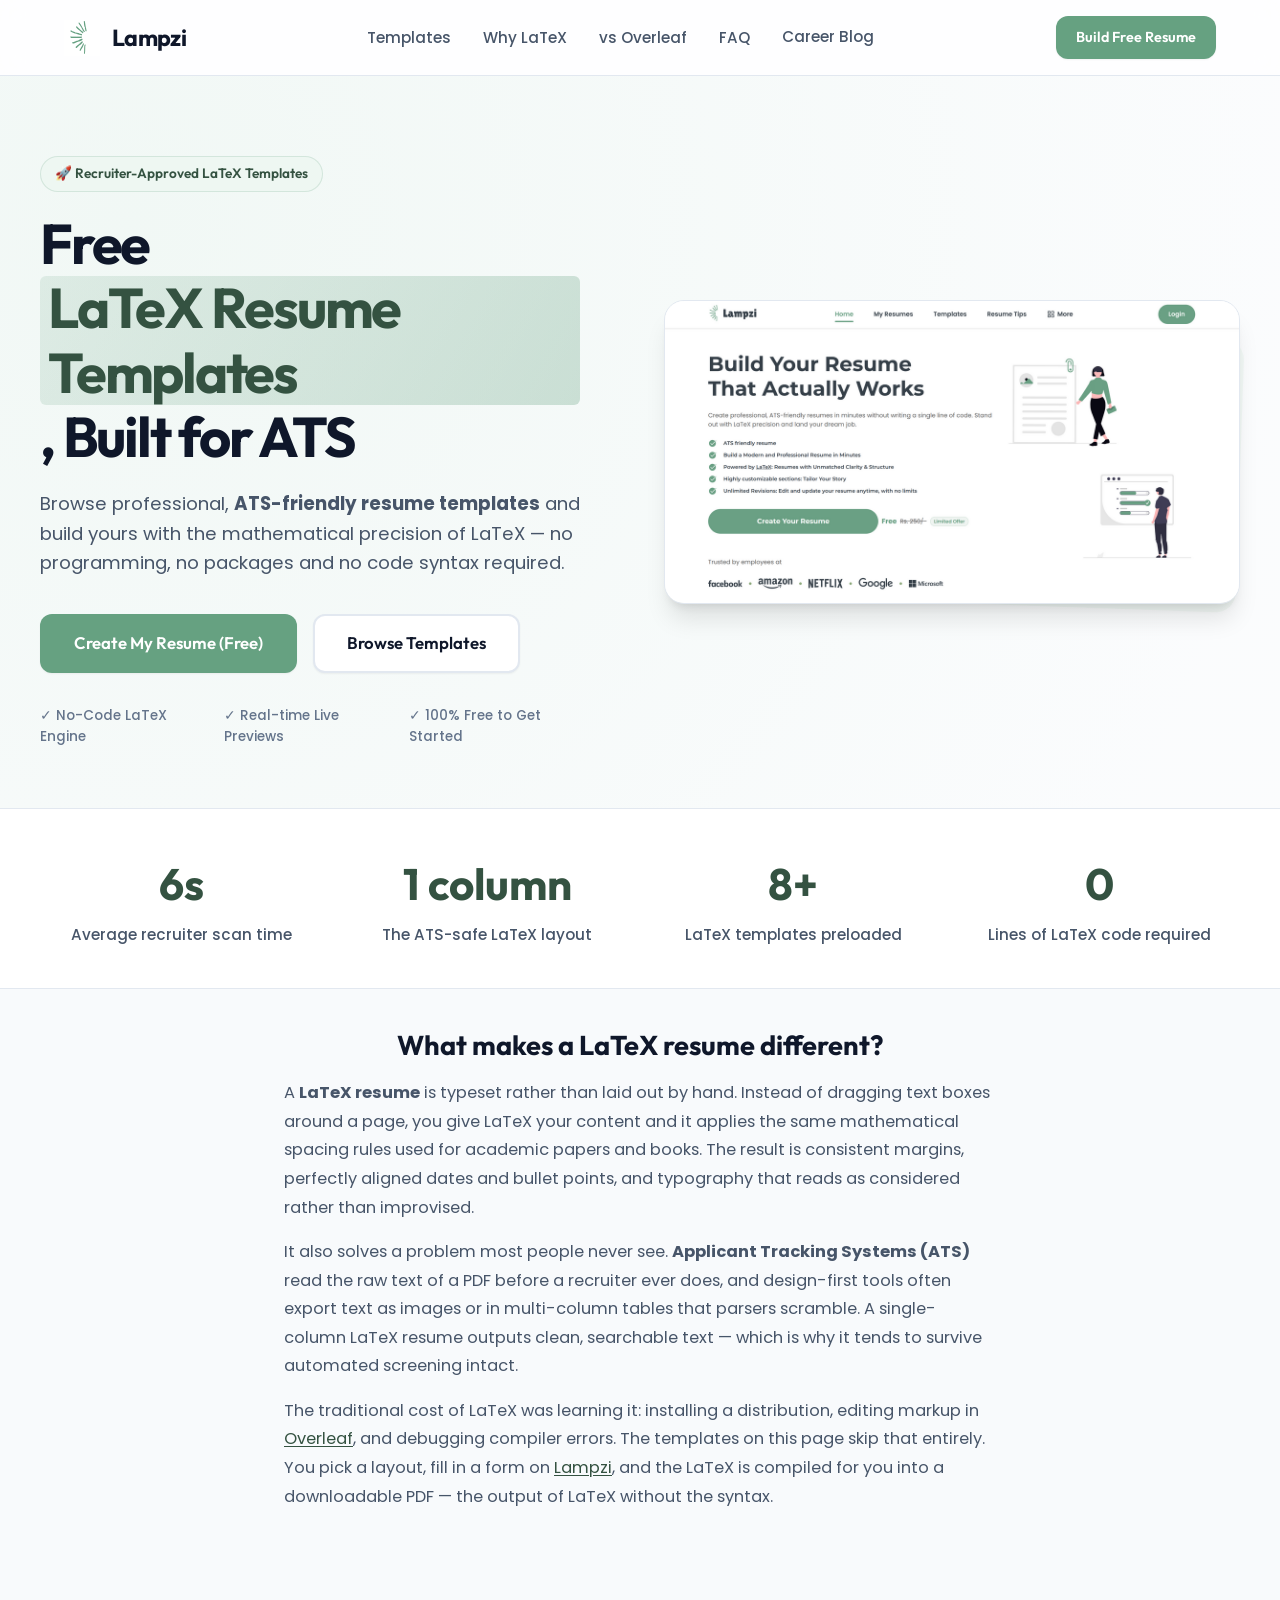
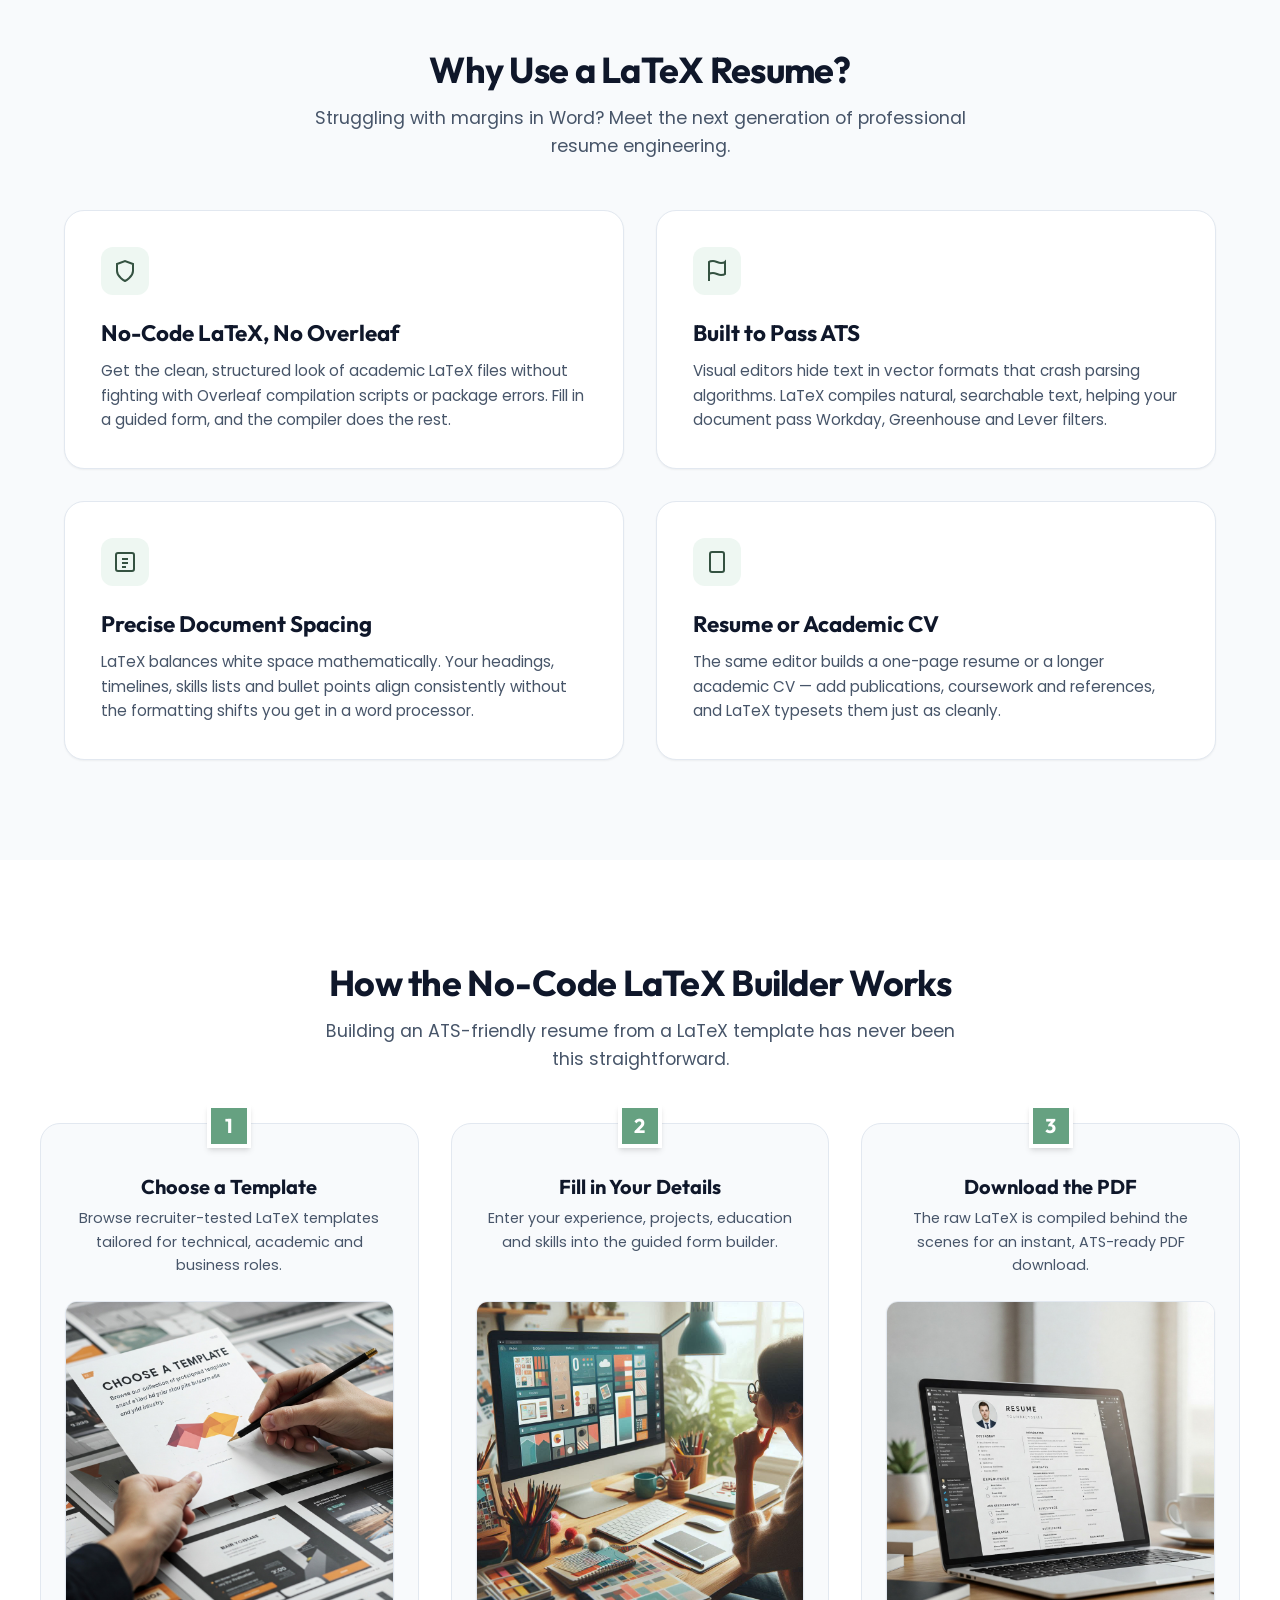
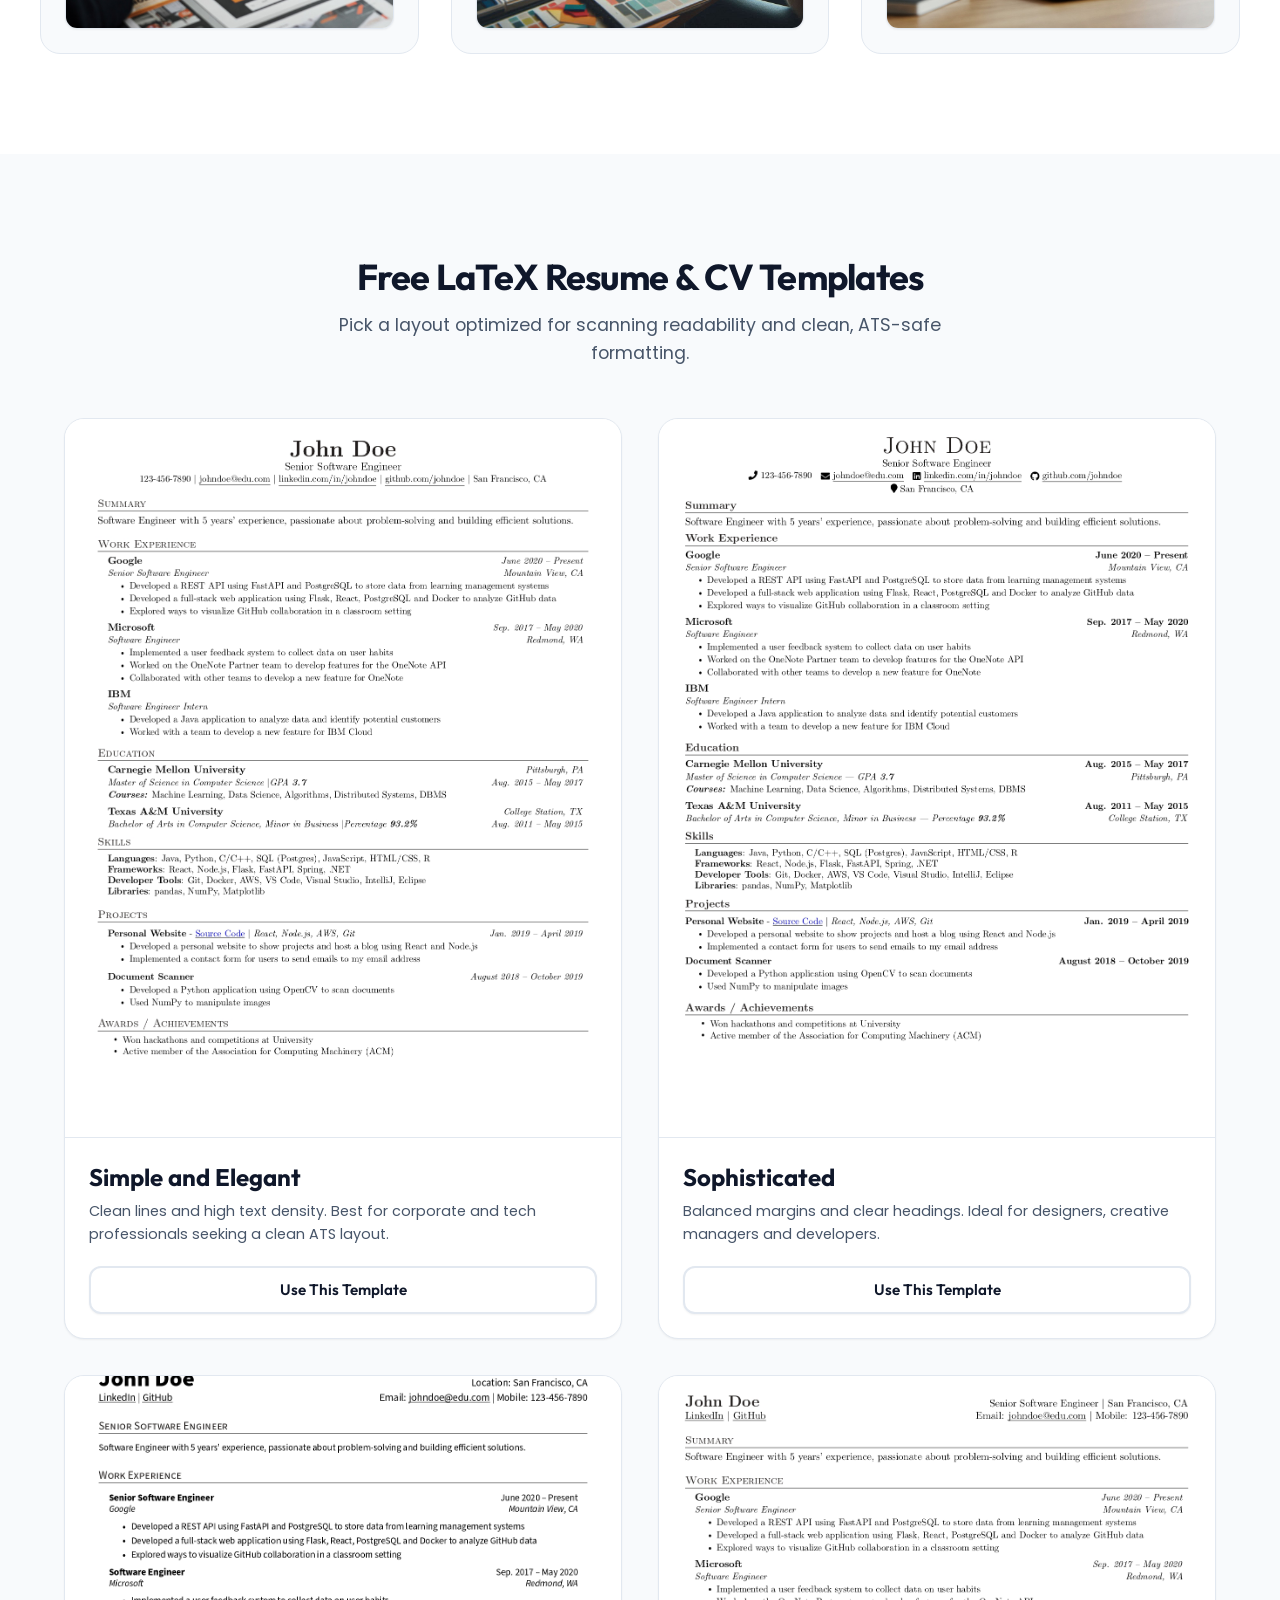
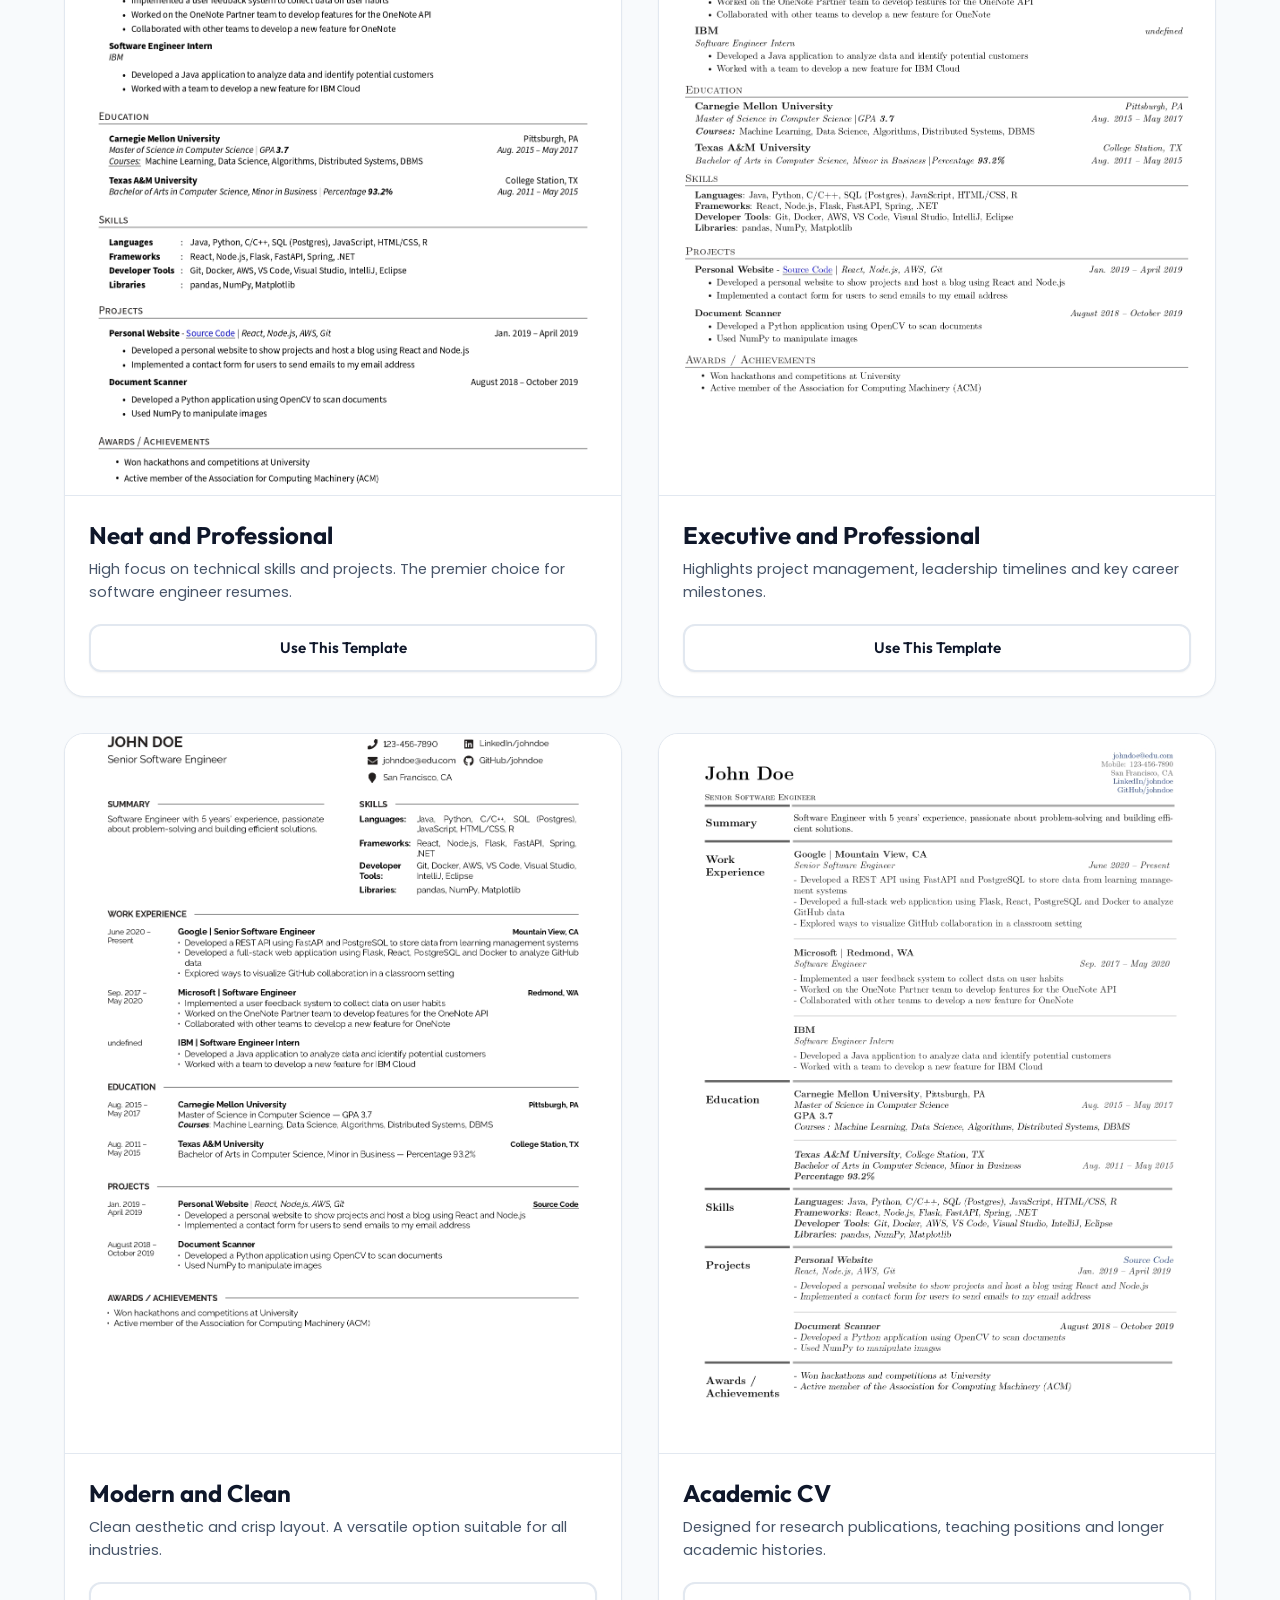
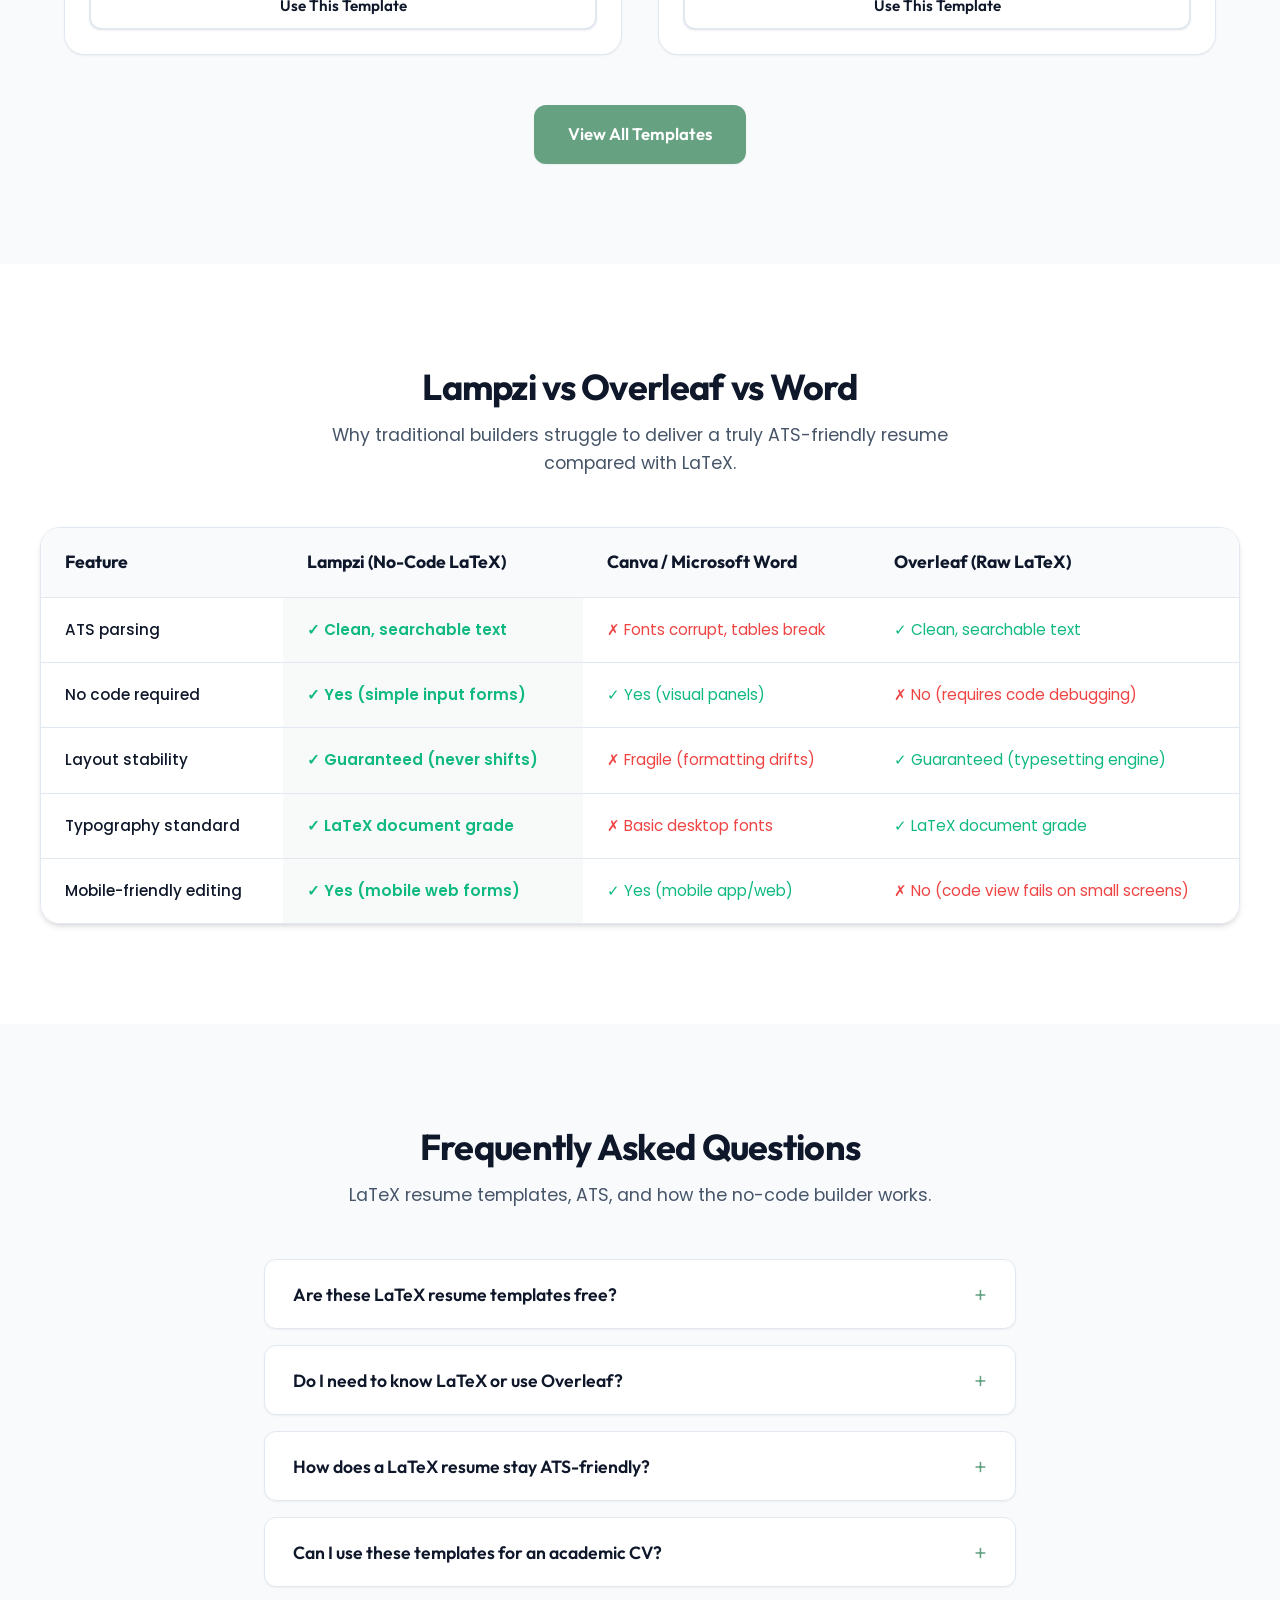
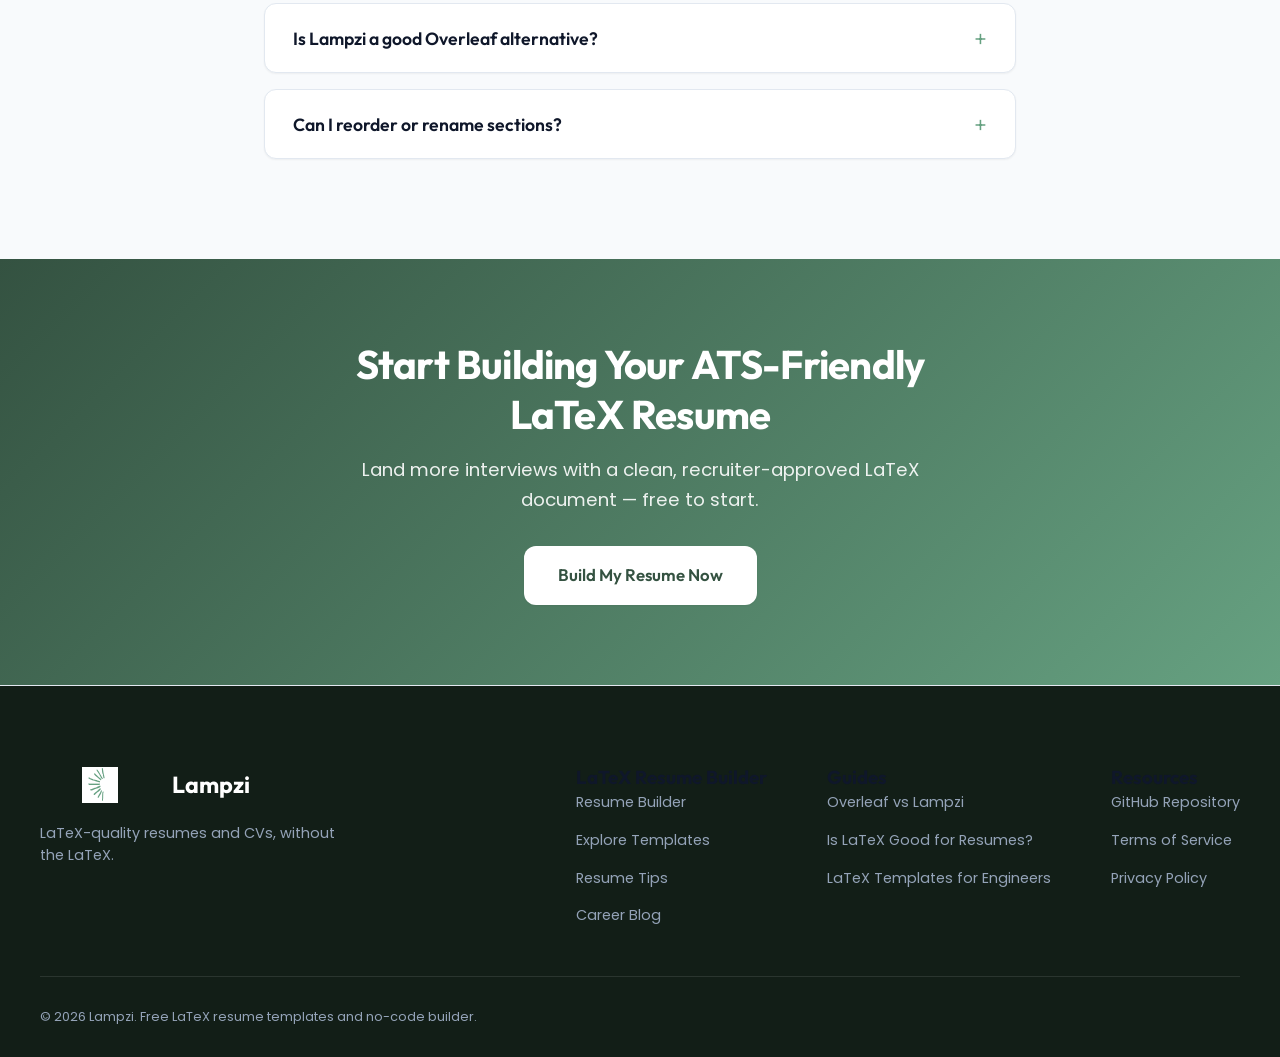
<file: index.html>
<!DOCTYPE html>
<html lang="en">
<head>
  <meta charset="UTF-8">
  <meta name="viewport" content="width=device-width, initial-scale=1.0">

  <!-- Primary SEO. Deliberately positioned on TEMPLATES + Overleaf-alternative
       intent rather than "latex resume builder" head-on — that term is owned by
       lampzi.com, and two of our own properties competing for it would split the
       signal. This page targets the template and comparison queries the main
       site does not, and links back to it. -->
  <title>Free LaTeX Resume Templates &amp; No-Code Builder — ATS-Friendly | Lampzi</title>
  <meta name="description" content="Browse free, ATS-friendly LaTeX resume templates and build one with a no-code editor. A simple Overleaf alternative — pick a layout, fill a form, download a PDF.">
  <meta name="keywords" content="latex resume templates, free latex resume templates, latex cv template, overleaf alternative, no code latex resume builder, ats friendly resume, software engineer resume template, academic cv template">
  <meta name="author" content="Lampzi">
  <meta name="robots" content="index, follow, max-image-preview:large">
  <meta name="theme-color" content="#66a181">
  <link rel="canonical" href="https://lampzi.github.io/latex-resume-builder/">

  <!-- Open Graph — absolute image URL (relative URLs do not unfurl) -->
  <meta property="og:type" content="website">
  <meta property="og:site_name" content="Lampzi">
  <meta property="og:url" content="https://lampzi.github.io/latex-resume-builder/">
  <meta property="og:title" content="Free LaTeX Resume Templates &amp; No-Code Builder — ATS-Friendly | Lampzi">
  <meta property="og:description" content="Browse free, ATS-friendly LaTeX resume templates and build one with a no-code editor. A simple Overleaf alternative — pick a layout, fill a form, download a PDF.">
  <meta property="og:image" content="https://lampzi.github.io/latex-resume-builder/assets/home-screenshot.png">
  <meta property="og:image:width" content="1200">
  <meta property="og:image:height" content="630">
  <meta property="og:image:alt" content="Lampzi no-code LaTeX resume builder interface">

  <!-- Twitter — correct attribute is name=, not property= -->
  <meta name="twitter:card" content="summary_large_image">
  <meta name="twitter:site" content="@lampzihq">
  <meta name="twitter:title" content="Free LaTeX Resume Templates &amp; No-Code Builder — ATS-Friendly | Lampzi">
  <meta name="twitter:description" content="Browse free, ATS-friendly LaTeX resume templates and build one with a no-code editor. A simple Overleaf alternative.">
  <meta name="twitter:image" content="https://lampzi.github.io/latex-resume-builder/assets/home-screenshot.png">
  <meta name="twitter:image:alt" content="Lampzi no-code LaTeX resume builder interface">

  <!-- Favicon -->
  <link rel="icon" type="image/svg+xml" href="assets/favicon.svg">
  <link rel="alternate icon" type="image/png" href="assets/logo-48.png">
  <link rel="apple-touch-icon" href="assets/logo-192.png">

  <!-- Google Fonts -->
  <link rel="preconnect" href="https://fonts.googleapis.com">
  <link rel="preconnect" href="https://fonts.gstatic.com" crossorigin>
  <link href="https://fonts.googleapis.com/css2?family=Outfit:wght@300;400;500;600;700&family=Poppins:wght@300;400;500;600;700&display=swap" rel="stylesheet">

  <link rel="stylesheet" href="style.css">

  <!-- Structured data: Organization -->
  <script type="application/ld+json">
  {
    "@context": "https://schema.org",
    "@type": "Organization",
    "name": "Lampzi",
    "url": "https://lampzi.com",
    "logo": "https://lampzi.com/assets/logo.png",
    "sameAs": [
      "https://x.com/lampzihq",
      "https://www.linkedin.com/company/lampzi",
      "https://www.instagram.com/lampzi",
      "https://www.youtube.com/@LampziHQ",
      "https://github.com/lampzi/latex-resume-builder"
    ]
  }
  </script>

  <!-- Structured data: WebSite -->
  <script type="application/ld+json">
  {
    "@context": "https://schema.org",
    "@type": "WebSite",
    "name": "Lampzi LaTeX Resume Templates",
    "url": "https://lampzi.github.io/latex-resume-builder/",
    "publisher": { "@type": "Organization", "name": "Lampzi", "url": "https://lampzi.com" }
  }
  </script>

  <!-- Structured data: SoftwareApplication (no fabricated rating) -->
  <script type="application/ld+json">
  {
    "@context": "https://schema.org",
    "@type": "SoftwareApplication",
    "name": "Lampzi LaTeX Resume Builder",
    "operatingSystem": "Web",
    "applicationCategory": "BusinessApplication",
    "url": "https://lampzi.com",
    "offers": { "@type": "Offer", "price": "0", "priceCurrency": "USD" },
    "description": "An online no-code LaTeX resume builder that generates recruiter-ready, ATS-friendly resumes and CVs from form inputs without requiring any LaTeX knowledge.",
    "featureList": [
      "No-code LaTeX resume and CV generation",
      "ATS-friendly PDF output",
      "Multiple professional LaTeX templates",
      "Academic CV sections (publications, coursework, references)",
      "Resume import and parsing"
    ],
    "publisher": { "@type": "Organization", "name": "Lampzi", "url": "https://lampzi.com" }
  }
  </script>

  <!-- Structured data: BreadcrumbList -->
  <script type="application/ld+json">
  {
    "@context": "https://schema.org",
    "@type": "BreadcrumbList",
    "itemListElement": [
      { "@type": "ListItem", "position": 1, "name": "Lampzi", "item": "https://lampzi.com" },
      { "@type": "ListItem", "position": 2, "name": "LaTeX Resume Templates", "item": "https://lampzi.github.io/latex-resume-builder/" }
    ]
  }
  </script>

  <!-- Structured data: FAQPage (mirrors the visible FAQ below) -->
  <script type="application/ld+json">
  {
    "@context": "https://schema.org",
    "@type": "FAQPage",
    "mainEntity": [
      {
        "@type": "Question",
        "name": "Are these LaTeX resume templates free?",
        "acceptedAnswer": { "@type": "Answer", "text": "Yes. You can browse every LaTeX resume template here for free and start building with the no-code editor at no cost. Fill in a form, pick a layout, and download a professional PDF." }
      },
      {
        "@type": "Question",
        "name": "Do I need to know LaTeX or use Overleaf to use these templates?",
        "acceptedAnswer": { "@type": "Answer", "text": "No. Unlike Overleaf, where you edit raw LaTeX and debug compiler errors, Lampzi hosts the compiler for you. There is nothing to install, no packages to import and no code to write — you fill out a guided form and the LaTeX PDF is generated instantly." }
      },
      {
        "@type": "Question",
        "name": "How does a LaTeX resume guarantee an ATS-friendly result?",
        "acceptedAnswer": { "@type": "Answer", "text": "Applicant Tracking Systems parse plain, searchable text. Graphic tools such as Canva export text as vector shapes that parsers read as images, causing rejections. LaTeX compiles genuine text structures, so single-column LaTeX resumes parse cleanly in systems like Workday, Greenhouse and Lever." }
      },
      {
        "@type": "Question",
        "name": "Can I use these templates for an academic CV?",
        "acceptedAnswer": { "@type": "Answer", "text": "Yes. The Academic template is built for longer CVs, with sections for publications, coursework, references and teaching history. A CV and a resume use the same editor — the CV simply adds more sections." }
      },
      {
        "@type": "Question",
        "name": "Is Lampzi a good Overleaf alternative?",
        "acceptedAnswer": { "@type": "Answer", "text": "For people who want LaTeX-quality output without writing LaTeX, yes. Overleaf is a full LaTeX editor and remains the better choice if you want total manual control. Lampzi is the better choice if you want a finished, ATS-friendly resume in minutes from a form." }
      },
      {
        "@type": "Question",
        "name": "Can I reorder or rename sections?",
        "acceptedAnswer": { "@type": "Answer", "text": "Yes. Sections can be reordered, renamed or hidden with a drag-and-drop panel, so you can put projects, skills or experience first and the layout adjusts automatically." }
      }
    ]
  }
  </script>
</head>
<body>

  <!-- Navigation Bar -->
  <header class="navbar">
    <div class="navbar-container">
      <a href="https://lampzi.com" class="nav-logo-link">
        <img src="assets/logo.svg" alt="Lampzi Logo" class="nav-logo" width="130" height="34">
        <span class="nav-brand">Lampzi</span>
      </a>
      <button class="menu-toggle" aria-label="Toggle Navigation Menu" aria-controls="nav-menu" id="menu-btn">
        <svg xmlns="http://www.w3.org/2000/svg" width="24" height="24" fill="none" stroke="currentColor" stroke-width="2" stroke-linecap="round" stroke-linejoin="round" class="menu-icon" aria-hidden="true"><line x1="4" x2="20" y1="12" y2="12"></line><line x1="4" x2="20" y1="6" y2="6"></line><line x1="4" x2="20" y1="18" y2="18"></line></svg>
      </button>
      <nav class="nav-menu" id="nav-menu" aria-label="Primary">
        <ul>
          <li><a href="#templates">Templates</a></li>
          <li><a href="#features">Why LaTeX</a></li>
          <li><a href="#comparison">vs Overleaf</a></li>
          <li><a href="#faq">FAQ</a></li>
          <li><a href="https://lampzi.com/blogs" class="external-link" rel="noopener">Career Blog</a></li>
        </ul>
      </nav>
      <div class="nav-actions">
        <a href="https://lampzi.com/" class="btn btn-primary nav-cta" id="nav-cta-btn" rel="noopener">Build Free Resume</a>
      </div>
    </div>
  </header>

  <main>
    <!-- Hero Section -->
    <section class="hero">
      <div class="hero-container">
        <div class="hero-content">
          <div class="badge">🚀 Recruiter-Approved LaTeX Templates</div>
          <h1 class="hero-title">Free <span class="highlight">LaTeX Resume Templates</span>, Built for ATS</h1>
          <p class="hero-subtitle">
            Browse professional, <strong>ATS-friendly resume templates</strong> and build yours with the mathematical precision of LaTeX — no programming, no packages and no code syntax required.
          </p>
          <div class="hero-actions">
            <a href="https://lampzi.com/" class="btn btn-primary btn-large" rel="noopener">Create My Resume (Free)</a>
            <a href="#templates" class="btn btn-secondary btn-large">Browse Templates</a>
          </div>
          <div class="hero-features-list">
            <span class="hero-feat-item">✓ No-Code LaTeX Engine</span>
            <span class="hero-feat-item">✓ Real-time Live Previews</span>
            <span class="hero-feat-item">✓ 100% Free to Get Started</span>
          </div>
        </div>
        <div class="hero-image-wrapper">
          <div class="image-frame-bg"></div>
          <img src="assets/home-screenshot.png" alt="No-code LaTeX resume builder dashboard interface" class="hero-preview-img" fetchpriority="high" width="1200" height="750">
        </div>
      </div>
    </section>

    <!-- Metrics Bar Section -->
    <section class="metrics-bar">
      <div class="metrics-container">
        <div class="metric-card">
          <p class="metric-val">6s</p>
          <p class="metric-lbl">Average recruiter scan time</p>
        </div>
        <div class="metric-card">
          <p class="metric-val">1&nbsp;column</p>
          <p class="metric-lbl">The ATS-safe LaTeX layout</p>
        </div>
        <div class="metric-card">
          <p class="metric-val">8+</p>
          <p class="metric-lbl">LaTeX templates preloaded</p>
        </div>
        <div class="metric-card">
          <p class="metric-val">0</p>
          <p class="metric-lbl">Lines of LaTeX code required</p>
        </div>
      </div>
    </section>

    <!-- Intro / guide prose — makes this a genuine resource rather than a thin
         landing page, and targets informational "why LaTeX / is LaTeX ATS" intent. -->
    <section class="intro-prose">
      <div class="intro-prose-inner">
        <h2>What makes a LaTeX resume different?</h2>
        <p>
          A <strong>LaTeX resume</strong> is typeset rather than laid out by hand. Instead of dragging text boxes around a page, you give LaTeX your content and it applies the same mathematical spacing rules used for academic papers and books. The result is consistent margins, perfectly aligned dates and bullet points, and typography that reads as considered rather than improvised.
        </p>
        <p>
          It also solves a problem most people never see. <strong>Applicant Tracking Systems (ATS)</strong> read the raw text of a PDF before a recruiter ever does, and design-first tools often export text as images or in multi-column tables that parsers scramble. A single-column LaTeX resume outputs clean, searchable text — which is why it tends to survive automated screening intact.
        </p>
        <p>
          The traditional cost of LaTeX was learning it: installing a distribution, editing markup in <a href="https://lampzi.com/blogs/overleaf-vs-lampzi" rel="noopener">Overleaf</a>, and debugging compiler errors. The templates on this page skip that entirely. You pick a layout, fill in a form on <a href="https://lampzi.com/" rel="noopener">Lampzi</a>, and the LaTeX is compiled for you into a downloadable PDF — the output of LaTeX without the syntax.
        </p>
      </div>
    </section>

    <!-- Key Features Section -->
    <section id="features" class="features-section">
      <div class="section-header">
        <h2 class="section-title">Why Use a LaTeX Resume?</h2>
        <p class="section-subtitle">Struggling with margins in Word? Meet the next generation of professional resume engineering.</p>
      </div>
      <div class="features-grid">
        <div class="feature-card">
          <div class="feat-icon-box">
            <svg xmlns="http://www.w3.org/2000/svg" width="24" height="24" fill="none" stroke="currentColor" stroke-width="2" class="feat-icon" aria-hidden="true"><path d="M12 22s8-4 8-10V5l-8-3-8 3v7c0 6 8 10 8 10z"/></svg>
          </div>
          <h3 class="feature-card-title">No-Code LaTeX, No Overleaf</h3>
          <p class="feature-card-text">
            Get the clean, structured look of academic LaTeX files without fighting with Overleaf compilation scripts or package errors. Fill in a guided form, and the compiler does the rest.
          </p>
        </div>
        <div class="feature-card">
          <div class="feat-icon-box">
            <svg xmlns="http://www.w3.org/2000/svg" width="24" height="24" fill="none" stroke="currentColor" stroke-width="2" class="feat-icon" aria-hidden="true"><path d="M4 15s1-1 4-1 5 2 8 2 4-1 4-1V3s-1 1-4 1-5-2-8-2-4 1-4 1z"/><line x1="4" x2="4" y1="22" y2="15"/></svg>
          </div>
          <h3 class="feature-card-title">Built to Pass ATS</h3>
          <p class="feature-card-text">
            Visual editors hide text in vector formats that crash parsing algorithms. LaTeX compiles natural, searchable text, helping your document pass Workday, Greenhouse and Lever filters.
          </p>
        </div>
        <div class="feature-card">
          <div class="feat-icon-box">
            <svg xmlns="http://www.w3.org/2000/svg" width="24" height="24" fill="none" stroke="currentColor" stroke-width="2" class="feat-icon" aria-hidden="true"><rect width="18" height="18" x="3" y="3" rx="2" ry="2"/><line x1="9" x2="15" y1="9" y2="9"/><line x1="9" x2="15" y1="13" y2="13"/><line x1="9" x2="13" y1="17" y2="17"/></svg>
          </div>
          <h3 class="feature-card-title">Precise Document Spacing</h3>
          <p class="feature-card-text">
            LaTeX balances white space mathematically. Your headings, timelines, skills lists and bullet points align consistently without the formatting shifts you get in a word processor.
          </p>
        </div>
        <div class="feature-card">
          <div class="feat-icon-box">
            <svg xmlns="http://www.w3.org/2000/svg" width="24" height="24" fill="none" stroke="currentColor" stroke-width="2" class="feat-icon" aria-hidden="true"><rect width="14" height="20" x="5" y="2" rx="2" ry="2"/><line x1="12" x2="12.01" y1="18" y2="18"/></svg>
          </div>
          <h3 class="feature-card-title">Resume or Academic CV</h3>
          <p class="feature-card-text">
            The same editor builds a one-page resume or a longer academic CV — add publications, coursework and references, and LaTeX typesets them just as cleanly.
          </p>
        </div>
      </div>
    </section>

    <!-- Visual How It Works -->
    <section class="how-it-works">
      <div class="how-container">
        <div class="section-header">
          <h2 class="section-title">How the No-Code LaTeX Builder Works</h2>
          <p class="section-subtitle">Building an ATS-friendly resume from a LaTeX template has never been this straightforward.</p>
        </div>
        <div class="steps-flow">
          <div class="step-card">
            <div class="step-num">1</div>
            <h3 class="step-title">Choose a Template</h3>
            <p class="step-desc">Browse recruiter-tested LaTeX templates tailored for technical, academic and business roles.</p>
            <div class="step-img-box">
              <img src="assets/images/ChooseTemplate.jpg" alt="Browsing ATS-friendly LaTeX resume templates" class="step-img" loading="lazy" decoding="async">
            </div>
          </div>
          <div class="step-card">
            <div class="step-num">2</div>
            <h3 class="step-title">Fill in Your Details</h3>
            <p class="step-desc">Enter your experience, projects, education and skills into the guided form builder.</p>
            <div class="step-img-box">
              <img src="assets/images/AddContent.png" alt="Entering details into the LaTeX resume builder form" class="step-img" loading="lazy" decoding="async">
            </div>
          </div>
          <div class="step-card">
            <div class="step-num">3</div>
            <h3 class="step-title">Download the PDF</h3>
            <p class="step-desc">The raw LaTeX is compiled behind the scenes for an instant, ATS-ready PDF download.</p>
            <div class="step-img-box">
              <img src="assets/images/ResumeGenerated.jpg" alt="Generated LaTeX PDF resume preview" class="step-img" loading="lazy" decoding="async">
            </div>
          </div>
        </div>
      </div>
    </section>

    <!-- Templates Showcase Section -->
    <section id="templates" class="templates-section">
      <div class="section-header">
        <h2 class="section-title">Free LaTeX Resume &amp; CV Templates</h2>
        <p class="section-subtitle">Pick a layout optimized for scanning readability and clean, ATS-safe formatting.</p>
      </div>

      <div class="gallery-container">
        <div class="templates-grid">
          <div class="template-item-card">
            <div class="template-img-container">
              <img src="assets/templatesimages/Black_template1.jpg" alt="Simple and Elegant LaTeX resume template" class="template-img" loading="lazy" decoding="async">
            </div>
            <div class="template-meta">
              <h3 class="template-name">Simple and Elegant</h3>
              <p class="template-desc">Clean lines and high text density. Best for corporate and tech professionals seeking a clean ATS layout.</p>
              <a href="https://lampzi.com/" class="btn btn-secondary btn-full" rel="noopener">Use This Template</a>
            </div>
          </div>

          <div class="template-item-card">
            <div class="template-img-container">
              <img src="assets/templatesimages/Black_template2.jpg" alt="Sophisticated LaTeX resume template for creative roles" class="template-img" loading="lazy" decoding="async">
            </div>
            <div class="template-meta">
              <h3 class="template-name">Sophisticated</h3>
              <p class="template-desc">Balanced margins and clear headings. Ideal for designers, creative managers and developers.</p>
              <a href="https://lampzi.com/" class="btn btn-secondary btn-full" rel="noopener">Use This Template</a>
            </div>
          </div>

          <div class="template-item-card">
            <div class="template-img-container">
              <img src="assets/templatesimages/Black_template3.jpg" alt="Neat and Professional LaTeX software engineer resume template" class="template-img" loading="lazy" decoding="async">
            </div>
            <div class="template-meta">
              <h3 class="template-name">Neat and Professional</h3>
              <p class="template-desc">High focus on technical skills and projects. The premier choice for software engineer resumes.</p>
              <a href="https://lampzi.com/" class="btn btn-secondary btn-full" rel="noopener">Use This Template</a>
            </div>
          </div>

          <div class="template-item-card">
            <div class="template-img-container">
              <img src="assets/templatesimages/Black_template4.jpg" alt="Executive and Professional LaTeX resume template" class="template-img" loading="lazy" decoding="async">
            </div>
            <div class="template-meta">
              <h3 class="template-name">Executive and Professional</h3>
              <p class="template-desc">Highlights project management, leadership timelines and key career milestones.</p>
              <a href="https://lampzi.com/" class="btn btn-secondary btn-full" rel="noopener">Use This Template</a>
            </div>
          </div>

          <div class="template-item-card">
            <div class="template-img-container">
              <img src="assets/templatesimages/Black_template5.jpg" alt="Modern and Clean general-purpose LaTeX resume template" class="template-img" loading="lazy" decoding="async">
            </div>
            <div class="template-meta">
              <h3 class="template-name">Modern and Clean</h3>
              <p class="template-desc">Clean aesthetic and crisp layout. A versatile option suitable for all industries.</p>
              <a href="https://lampzi.com/" class="btn btn-secondary btn-full" rel="noopener">Use This Template</a>
            </div>
          </div>

          <div class="template-item-card">
            <div class="template-img-container">
              <img src="assets/templatesimages/Black_template6.jpg" alt="Academic LaTeX CV template with publications section" class="template-img" loading="lazy" decoding="async">
            </div>
            <div class="template-meta">
              <h3 class="template-name">Academic CV</h3>
              <p class="template-desc">Designed for research publications, teaching positions and longer academic histories.</p>
              <a href="https://lampzi.com/" class="btn btn-secondary btn-full" rel="noopener">Use This Template</a>
            </div>
          </div>
        </div>

        <div class="templates-action-container">
          <a href="https://lampzi.com/templates" class="btn btn-primary btn-large templates-link-btn" rel="noopener">View All Templates</a>
        </div>
      </div>
    </section>

    <!-- Comparison Table Section -->
    <section id="comparison" class="comparison-section">
      <div class="section-header">
        <h2 class="section-title">Lampzi vs Overleaf vs Word</h2>
        <p class="section-subtitle">Why traditional builders struggle to deliver a truly ATS-friendly resume compared with LaTeX.</p>
      </div>

      <div class="table-container">
        <table class="comparison-table">
          <thead>
            <tr>
              <th>Feature</th>
              <th class="col-highlight">Lampzi (No-Code LaTeX)</th>
              <th>Canva / Microsoft Word</th>
              <th>Overleaf (Raw LaTeX)</th>
            </tr>
          </thead>
          <tbody>
            <tr>
              <td class="feat-name">ATS parsing</td>
              <td class="col-highlight val-yes">✓ Clean, searchable text</td>
              <td class="val-no">✗ Fonts corrupt, tables break</td>
              <td class="val-yes">✓ Clean, searchable text</td>
            </tr>
            <tr>
              <td class="feat-name">No code required</td>
              <td class="col-highlight val-yes">✓ Yes (simple input forms)</td>
              <td class="val-yes">✓ Yes (visual panels)</td>
              <td class="val-no">✗ No (requires code debugging)</td>
            </tr>
            <tr>
              <td class="feat-name">Layout stability</td>
              <td class="col-highlight val-yes">✓ Guaranteed (never shifts)</td>
              <td class="val-no">✗ Fragile (formatting drifts)</td>
              <td class="val-yes">✓ Guaranteed (typesetting engine)</td>
            </tr>
            <tr>
              <td class="feat-name">Typography standard</td>
              <td class="col-highlight val-yes">✓ LaTeX document grade</td>
              <td class="val-no">✗ Basic desktop fonts</td>
              <td class="val-yes">✓ LaTeX document grade</td>
            </tr>
            <tr>
              <td class="feat-name">Mobile-friendly editing</td>
              <td class="col-highlight val-yes">✓ Yes (mobile web forms)</td>
              <td class="val-yes">✓ Yes (mobile app/web)</td>
              <td class="val-no">✗ No (code view fails on small screens)</td>
            </tr>
          </tbody>
        </table>
      </div>
    </section>

    <!-- FAQ Section -->
    <section id="faq" class="faq-section">
      <div class="section-header">
        <h2 class="section-title">Frequently Asked Questions</h2>
        <p class="section-subtitle">LaTeX resume templates, ATS, and how the no-code builder works.</p>
      </div>

      <div class="faq-accordion-container">
        <div class="faq-item">
          <button class="faq-trigger" aria-expanded="false" aria-controls="faq-ans-1">
            <span>Are these LaTeX resume templates free?</span>
            <span class="faq-icon-indicator" aria-hidden="true">+</span>
          </button>
          <div class="faq-answer" id="faq-ans-1" hidden>
            <p>Yes. You can browse every LaTeX resume template here for free and start building with the no-code editor at no cost. Fill in a form, pick a layout, and download a professional PDF.</p>
          </div>
        </div>

        <div class="faq-item">
          <button class="faq-trigger" aria-expanded="false" aria-controls="faq-ans-2">
            <span>Do I need to know LaTeX or use Overleaf?</span>
            <span class="faq-icon-indicator" aria-hidden="true">+</span>
          </button>
          <div class="faq-answer" id="faq-ans-2" hidden>
            <p>No. Unlike Overleaf, where you edit raw LaTeX and debug compiler errors, Lampzi hosts the compiler for you. There is nothing to install, no packages to import and no code to write — you fill out a guided form and the LaTeX PDF is generated instantly.</p>
          </div>
        </div>

        <div class="faq-item">
          <button class="faq-trigger" aria-expanded="false" aria-controls="faq-ans-3">
            <span>How does a LaTeX resume stay ATS-friendly?</span>
            <span class="faq-icon-indicator" aria-hidden="true">+</span>
          </button>
          <div class="faq-answer" id="faq-ans-3" hidden>
            <p>Applicant Tracking Systems parse plain, searchable text. Graphic tools such as Canva export text as vector shapes that parsers read as images, causing rejections. LaTeX compiles genuine text structures, so single-column LaTeX resumes parse cleanly in systems like Workday, Greenhouse and Lever.</p>
          </div>
        </div>

        <div class="faq-item">
          <button class="faq-trigger" aria-expanded="false" aria-controls="faq-ans-4">
            <span>Can I use these templates for an academic CV?</span>
            <span class="faq-icon-indicator" aria-hidden="true">+</span>
          </button>
          <div class="faq-answer" id="faq-ans-4" hidden>
            <p>Yes. The Academic template is built for longer CVs, with sections for publications, coursework, references and teaching history. A CV and a resume use the same editor — the CV simply adds more sections.</p>
          </div>
        </div>

        <div class="faq-item">
          <button class="faq-trigger" aria-expanded="false" aria-controls="faq-ans-5">
            <span>Is Lampzi a good Overleaf alternative?</span>
            <span class="faq-icon-indicator" aria-hidden="true">+</span>
          </button>
          <div class="faq-answer" id="faq-ans-5" hidden>
            <p>For people who want LaTeX-quality output without writing LaTeX, yes. Overleaf is a full LaTeX editor and remains the better choice if you want total manual control. Lampzi is the better choice if you want a finished, ATS-friendly resume in minutes from a form.</p>
          </div>
        </div>

        <div class="faq-item">
          <button class="faq-trigger" aria-expanded="false" aria-controls="faq-ans-6">
            <span>Can I reorder or rename sections?</span>
            <span class="faq-icon-indicator" aria-hidden="true">+</span>
          </button>
          <div class="faq-answer" id="faq-ans-6" hidden>
            <p>Yes. Sections can be reordered, renamed or hidden with a drag-and-drop panel, so you can put projects, skills or experience first and the layout adjusts automatically.</p>
          </div>
        </div>
      </div>
    </section>

    <!-- Bottom CTA Panel -->
    <section class="cta-banner">
      <div class="cta-banner-content">
        <h2>Start Building Your ATS-Friendly LaTeX Resume</h2>
        <p>Land more interviews with a clean, recruiter-approved LaTeX document — free to start.</p>
        <a href="https://lampzi.com/" class="btn btn-primary btn-large btn-white" rel="noopener">Build My Resume Now</a>
      </div>
    </section>
  </main>

  <!-- Footer Section -->
  <footer class="footer">
    <div class="footer-container">
      <div class="footer-brand-box">
        <div class="footer-logo">
          <img src="assets/logo.svg" alt="Lampzi Logo" width="120" height="32">
          <span>Lampzi</span>
        </div>
        <p class="footer-tagline">LaTeX-quality resumes and CVs, without the LaTeX.</p>
      </div>
      <div class="footer-links-grid">
        <div class="footer-col">
          <h3>LaTeX Resume Builder</h3>
          <ul>
            <li><a href="https://lampzi.com/" rel="noopener">Resume Builder</a></li>
            <li><a href="https://lampzi.com/templates" rel="noopener">Explore Templates</a></li>
            <li><a href="https://lampzi.com/tips" rel="noopener">Resume Tips</a></li>
            <li><a href="https://lampzi.com/blogs" rel="noopener">Career Blog</a></li>
          </ul>
        </div>
        <div class="footer-col">
          <h3>Guides</h3>
          <ul>
            <li><a href="https://lampzi.com/blogs/overleaf-vs-lampzi" rel="noopener">Overleaf vs Lampzi</a></li>
            <li><a href="https://lampzi.com/blogs/is-latex-good-for-resumes" rel="noopener">Is LaTeX Good for Resumes?</a></li>
            <li><a href="https://lampzi.com/blogs/latex-resume-template-software-engineer" rel="noopener">LaTeX Templates for Engineers</a></li>
          </ul>
        </div>
        <div class="footer-col">
          <h3>Resources</h3>
          <ul>
            <li><a href="https://github.com/lampzi/latex-resume-builder" rel="noopener">GitHub Repository</a></li>
            <li><a href="https://lampzi.com/terms-of-service" rel="noopener">Terms of Service</a></li>
            <li><a href="https://lampzi.com/privacy-policy" rel="noopener">Privacy Policy</a></li>
          </ul>
        </div>
      </div>
    </div>
    <div class="footer-bottom">
      <div class="footer-bottom-container">
        <p>&copy; 2026 Lampzi. Free LaTeX resume templates and no-code builder.</p>
      </div>
    </div>
  </footer>

  <script src="script.js"></script>
</body>
</html>
</file>
<file: style.css>
/* ==========================================================================
   CSS Design Tokens & Core Variables
   ========================================================================== */
:root {
  --color-primary: #66a181;
  --color-primary-hover: #558c6e;
  --color-primary-dark: #345241;
  --color-primary-light: #eef7f2;
  
  --color-secondary: #121e17;
  --color-secondary-hover: #1b2f24;
  
  --color-accent: #4f46e5;
  --color-accent-hover: #4338ca;
  --color-accent-light: #e0e7ff;
  
  --color-bg-base: #f8fafc;
  --color-bg-surface: #ffffff;
  --color-bg-card: rgba(255, 255, 255, 0.85);
  
  --color-text-primary: #0f172a;
  --color-text-secondary: #475569;
  --color-text-muted: #64748b;
  
  --color-border: #e2e8f0;
  --color-border-hover: #cbd5e1;
  --color-border-glow: rgba(102, 161, 129, 0.4);
  
  --color-success: #10b981;
  --color-success-bg: #ecfdf5;
  --color-error: #ef4444;
  --color-error-bg: #fef2f2;
  
  --font-base: 'Poppins', sans-serif;
  --font-header: 'Outfit', sans-serif;
  
  --shadow-sm: 0 1px 2px 0 rgba(0, 0, 0, 0.05);
  --shadow-md: 0 4px 6px -1px rgba(0, 0, 0, 0.1), 0 2px 4px -2px rgba(0, 0, 0, 0.1);
  --shadow-lg: 0 10px 15px -3px rgba(0, 0, 0, 0.08), 0 4px 6px -4px rgba(0, 0, 0, 0.08);
  --shadow-xl: 0 20px 25px -5px rgba(0, 0, 0, 0.1), 0 8px 10px -6px rgba(0, 0, 0, 0.1);
  --shadow-inset: inset 0 2px 4px 0 rgba(0, 0, 0, 0.06);
  
  --radius-sm: 6px;
  --radius-md: 12px;
  --radius-lg: 20px;
  --radius-pill: 9999px;
  
  --transition-fast: 0.2s cubic-bezier(0.4, 0, 0.2, 1);
  --transition-normal: 0.3s cubic-bezier(0.4, 0, 0.2, 1);
  
  --max-width: 1200px;
}

/* ==========================================================================
   Base Styles & Reset
   ========================================================================== */
*, *::before, *::after {
  box-sizing: border-box;
  margin: 0;
  padding: 0;
}

html {
  scroll-behavior: smooth;
  -webkit-font-smoothing: antialiased;
  -moz-osx-font-smoothing: grayscale;
}

body {
  font-family: var(--font-base);
  background-color: var(--color-bg-base);
  color: var(--color-text-primary);
  line-height: 1.6;
  overflow-x: hidden;
}

h1, h2, h3, h4, h5, h6 {
  font-family: var(--font-header);
  font-weight: 700;
  line-height: 1.25;
  color: var(--color-text-primary);
}

a {
  color: inherit;
  text-decoration: none;
  transition: color var(--transition-fast);
}

ul {
  list-style: none;
}

img {
  max-width: 100%;
  height: auto;
  display: block;
}

/* ==========================================================================
   Reusable UI Components (Buttons, Badges)
   ========================================================================== */
.btn {
  display: inline-flex;
  align-items: center;
  justify-content: center;
  font-family: var(--font-header);
  font-weight: 600;
  padding: 10px 22px;
  border-radius: var(--radius-md);
  cursor: pointer;
  transition: all var(--transition-normal);
  border: 2px solid transparent;
  font-size: 0.95rem;
  box-shadow: var(--shadow-sm);
  text-align: center;
}

.btn-primary {
  background-color: var(--color-primary);
  color: #ffffff;
}

.btn-primary:hover {
  background-color: var(--color-primary-hover);
  transform: translateY(-2px);
  box-shadow: var(--shadow-md);
}

.btn-primary:active {
  transform: translateY(0);
}

.btn-secondary {
  background-color: var(--color-bg-surface);
  color: var(--color-text-primary);
  border-color: var(--color-border);
}

.btn-secondary:hover {
  background-color: var(--color-bg-base);
  border-color: var(--color-border-hover);
  transform: translateY(-2px);
}

.btn-large {
  padding: 14px 32px;
  font-size: 1.05rem;
  border-radius: var(--radius-md);
}

.btn-full {
  display: flex;
  width: 100%;
  margin-top: auto;
}

.btn-white {
  background-color: #ffffff;
  color: var(--color-primary-dark);
}

.btn-white:hover {
  background-color: var(--color-primary-light);
  color: var(--color-primary-dark);
}

.badge {
  display: inline-flex;
  align-items: center;
  background-color: var(--color-primary-light);
  color: var(--color-primary-dark);
  font-family: var(--font-header);
  font-weight: 600;
  font-size: 0.85rem;
  padding: 6px 14px;
  border-radius: var(--radius-pill);
  margin-bottom: 20px;
  border: 1px solid rgba(102, 161, 129, 0.2);
}

.section-header {
  text-align: center;
  max-width: 700px;
  margin: 0 auto 50px auto;
  padding: 0 20px;
}

.section-title {
  font-size: 2.25rem;
  margin-bottom: 12px;
  letter-spacing: -0.02em;
}

.section-subtitle {
  color: var(--color-text-secondary);
  font-size: 1.1rem;
  font-weight: 400;
}

/* ==========================================================================
   Navigation Bar (Navbar)
   ========================================================================== */
.navbar {
  position: sticky;
  top: 0;
  width: 100%;
  background-color: rgba(255, 255, 255, 0.8);
  backdrop-filter: blur(12px);
  -webkit-backdrop-filter: blur(12px);
  border-bottom: 1px solid var(--color-border);
  z-index: 1000;
  transition: background-color var(--transition-fast);
}

.navbar-container {
  display: flex;
  align-items: center;
  justify-content: space-between;
  max-width: var(--max-width);
  margin: 0 auto;
  padding: 16px 24px;
}

.nav-logo-link {
  display: flex;
  align-items: center;
  gap: 12px;
}

.nav-logo {
  height: 36px;
  width: auto;
}

.nav-brand {
  font-family: var(--font-header);
  font-size: 1.45rem;
  font-weight: 700;
  color: var(--color-text-primary);
  letter-spacing: -0.03em;
}

.menu-toggle {
  display: none;
  background: none;
  border: none;
  cursor: pointer;
  color: var(--color-text-primary);
}

.nav-menu ul {
  display: flex;
  align-items: center;
  gap: 32px;
}

.nav-menu a {
  font-weight: 500;
  color: var(--color-text-secondary);
  font-size: 0.95rem;
}

.nav-menu a:hover {
  color: var(--color-primary);
}

.external-link {
  display: flex;
  align-items: center;
  gap: 4px;
}

.nav-actions {
  display: flex;
  align-items: center;
}

.nav-cta {
  font-size: 0.9rem;
  padding: 8px 18px;
}

/* ==========================================================================
   Hero Section
   ========================================================================== */
.hero {
  padding: 80px 24px 60px 24px;
  background: radial-gradient(circle at 10% 20%, rgba(238, 247, 242, 0.7) 0%, rgba(255, 255, 255, 0.4) 90%);
}

.hero-container {
  display: grid;
  grid-template-columns: 1fr 1fr;
  gap: 48px;
  align-items: center;
  max-width: var(--max-width);
  margin: 0 auto;
}

.hero-content {
  max-width: 540px;
}

.hero-title {
  font-size: 3.5rem;
  line-height: 1.15;
  margin-bottom: 20px;
  letter-spacing: -0.04em;
}

.hero-title .highlight {
  color: var(--color-primary-dark);
  background: linear-gradient(120deg, rgba(102, 161, 129, 0.15) 0%, rgba(102, 161, 129, 0.3) 100%);
  padding: 0 8px;
  border-radius: var(--radius-sm);
  display: inline-block;
}

.hero-subtitle {
  font-size: 1.15rem;
  color: var(--color-text-secondary);
  margin-bottom: 36px;
  font-weight: 400;
}

.hero-actions {
  display: flex;
  align-items: center;
  gap: 16px;
  margin-bottom: 32px;
}

.hero-features-list {
  display: flex;
  align-items: center;
  gap: 24px;
  font-size: 0.85rem;
  color: var(--color-text-muted);
  font-weight: 500;
}

.hero-feat-item {
  display: inline-flex;
  align-items: center;
}

.hero-image-wrapper {
  position: relative;
  width: 100%;
}

.image-frame-bg {
  position: absolute;
  top: 10%;
  left: 10%;
  width: 90%;
  height: 90%;
  background-color: var(--color-primary-light);
  border-radius: var(--radius-lg);
  z-index: 1;
  transform: rotate(2deg);
  opacity: 0.7;
}

.hero-preview-img {
  position: relative;
  z-index: 2;
  border-radius: var(--radius-lg);
  box-shadow: var(--shadow-xl);
  border: 1px solid var(--color-border);
  background-color: #ffffff;
  transition: transform var(--transition-normal);
}

.hero-preview-img:hover {
  transform: translateY(-4px);
}

/* ==========================================================================
   Metrics Bar Section
   ========================================================================== */
.metrics-bar {
  padding: 40px 24px;
  background-color: #ffffff;
  border-top: 1px solid var(--color-border);
  border-bottom: 1px solid var(--color-border);
}

.metrics-container {
  display: grid;
  grid-template-columns: repeat(4, 1fr);
  gap: 24px;
  max-width: var(--max-width);
  margin: 0 auto;
}

.metric-card {
  text-align: center;
}

.metric-val {
  font-family: var(--font-header);
  font-size: 2.75rem;
  font-weight: 700;
  color: var(--color-primary-dark);
  margin-bottom: 4px;
}

.metric-lbl {
  color: var(--color-text-secondary);
  font-size: 0.95rem;
  font-weight: 500;
}

/* ==========================================================================
   Key Features Section
   ========================================================================== */
.features-section {
  padding: 100px 24px;
  max-width: var(--max-width);
  margin: 0 auto;
}

.features-grid {
  display: grid;
  grid-template-columns: repeat(2, 1fr);
  gap: 32px;
}

.feature-card {
  background-color: var(--color-bg-surface);
  border: 1px solid var(--color-border);
  border-radius: var(--radius-lg);
  padding: 36px;
  box-shadow: var(--shadow-sm);
  transition: all var(--transition-normal);
  display: flex;
  flex-direction: column;
}

.feature-card:hover {
  transform: translateY(-5px);
  box-shadow: var(--shadow-lg);
  border-color: var(--color-primary);
}

.feat-icon-box {
  display: inline-flex;
  align-items: center;
  justify-content: center;
  height: 48px;
  width: 48px;
  border-radius: var(--radius-md);
  background-color: var(--color-primary-light);
  color: var(--color-primary-dark);
  margin-bottom: 24px;
}

.feature-card-title {
  font-size: 1.4rem;
  margin-bottom: 12px;
}

.feature-card-text {
  color: var(--color-text-secondary);
  font-size: 0.95rem;
  line-height: 1.6;
}

/* ==========================================================================
   How It Works (Three Step Pipeline)
   ========================================================================== */
.how-it-works {
  padding: 100px 24px;
  background-color: #ffffff;
}

.how-container {
  max-width: var(--max-width);
  margin: 0 auto;
}

.steps-flow {
  display: grid;
  grid-template-columns: repeat(3, 1fr);
  gap: 32px;
  margin-top: 20px;
}

.step-card {
  position: relative;
  text-align: center;
  background-color: var(--color-bg-base);
  border-radius: var(--radius-lg);
  padding: 40px 24px 24px 24px;
  border: 1px solid var(--color-border);
  display: flex;
  flex-direction: column;
}

.step-num {
  position: absolute;
  top: -20px;
  left: 50%;
  transform: translateX(-50%);
  display: flex;
  align-items: center;
  justify-content: center;
  height: 44px;
  width: 44px;
  background-color: var(--color-primary);
  color: #ffffff;
  font-family: var(--font-header);
  font-size: 1.25rem;
  font-weight: 700;
  border-radius: var(--radius-round);
  border: 4px solid #ffffff;
  box-shadow: var(--shadow-md);
}

.step-title {
  font-size: 1.25rem;
  margin-bottom: 8px;
  margin-top: 10px;
}

.step-desc {
  color: var(--color-text-secondary);
  font-size: 0.9rem;
  margin-bottom: 24px;
}

.step-img-box {
  margin-top: auto;
  border-radius: var(--radius-md);
  overflow: hidden;
  box-shadow: var(--shadow-sm);
  border: 1px solid var(--color-border);
  background-color: #ffffff;
}

.step-img {
  width: 100%;
  transition: transform var(--transition-normal);
}

.step-card:hover .step-img {
  transform: scale(1.03);
}

/* ==========================================================================
   Templates Showcase
   ========================================================================== */
.templates-section {
  padding: 100px 24px;
  max-width: var(--max-width);
  margin: 0 auto;
}

.templates-grid {
  display: grid;
  grid-template-columns: repeat(2, 1fr);
  gap: 36px;
}

.template-item-card {
  background-color: var(--color-bg-surface);
  border: 1px solid var(--color-border);
  border-radius: var(--radius-lg);
  overflow: hidden;
  box-shadow: var(--shadow-sm);
  transition: all var(--transition-normal);
  display: flex;
  flex-direction: column;
}

.template-item-card:hover {
  transform: translateY(-6px);
  box-shadow: var(--shadow-xl);
  border-color: var(--color-primary);
}

.template-img-container {
  overflow: hidden;
  background-color: var(--color-bg-base);
  border-bottom: 1px solid var(--color-border);
  position: relative;
  aspect-ratio: 8.5 / 11; /* standard sheet ratio */
}

.template-img {
  width: 100%;
  height: 100%;
  object-fit: cover;
  transition: transform var(--transition-normal);
}

.template-item-card:hover .template-img {
  transform: scale(1.02);
}

.template-meta {
  padding: 24px;
  flex-grow: 1;
  display: flex;
  flex-direction: column;
}

.template-name {
  font-size: 1.5rem;
  margin-bottom: 8px;
}

.template-desc {
  color: var(--color-text-secondary);
  font-size: 0.9rem;
  margin-bottom: 20px;
  flex-grow: 1;
}



.templates-action-container {
  text-align: center;
  margin-top: 50px;
}

/* ==========================================================================
   Comparison Table Section
   ========================================================================== */
.comparison-section {
  padding: 100px 24px;
  background-color: #ffffff;
}

.table-container {
  max-width: var(--max-width);
  margin: 0 auto;
  overflow-x: auto;
  border: 1px solid var(--color-border);
  border-radius: var(--radius-lg);
  box-shadow: var(--shadow-md);
}

.comparison-table {
  width: 100%;
  border-collapse: collapse;
  text-align: left;
  font-family: var(--font-base);
  background-color: #ffffff;
}

.comparison-table th, .comparison-table td {
  padding: 20px 24px;
  border-bottom: 1px solid var(--color-border);
  font-size: 0.95rem;
}

.comparison-table th {
  font-family: var(--font-header);
  background-color: var(--color-bg-base);
  font-weight: 700;
  font-size: 1.1rem;
}

.comparison-table tr:last-child td {
  border-bottom: none;
}

.comparison-table tr:hover td {
  background-color: var(--color-bg-base);
}

.col-highlight {
  background-color: rgba(102, 161, 129, 0.05);
  font-weight: 600;
}

.comparison-table tr:hover .col-highlight {
  background-color: rgba(102, 161, 129, 0.08) !important;
}

.feat-name {
  font-weight: 500;
  color: var(--color-text-primary);
}

.val-yes {
  color: var(--color-success);
}

.val-no {
  color: var(--color-error);
}

/* ==========================================================================
   FAQ Section Accordions
   ========================================================================== */
.faq-section {
  padding: 100px 24px;
  max-width: 800px;
  margin: 0 auto;
}

.faq-accordion-container {
  display: flex;
  flex-direction: column;
  gap: 16px;
}

.faq-item {
  background-color: var(--color-bg-surface);
  border: 1px solid var(--color-border);
  border-radius: var(--radius-md);
  overflow: hidden;
  box-shadow: var(--shadow-sm);
  transition: border-color var(--transition-fast);
}

.faq-item:hover {
  border-color: var(--color-primary);
}

.faq-trigger {
  width: 100%;
  display: flex;
  justify-content: space-between;
  align-items: center;
  padding: 22px 28px;
  background: none;
  border: none;
  text-align: left;
  font-family: var(--font-header);
  font-size: 1.1rem;
  font-weight: 600;
  cursor: pointer;
  color: var(--color-text-primary);
}

.faq-icon-indicator {
  font-size: 1.5rem;
  font-weight: 300;
  color: var(--color-primary);
  transition: transform var(--transition-normal);
  line-height: 1;
}

.faq-answer {
  padding: 0 28px 22px 28px;
  color: var(--color-text-secondary);
  font-size: 0.95rem;
  line-height: 1.6;
}

/* Accordion open state classes handles dynamically via JS */
.faq-item.active .faq-icon-indicator {
  transform: rotate(45deg);
}

.faq-item.active {
  border-color: var(--color-primary);
  box-shadow: var(--shadow-md);
}

/* ==========================================================================
   Call-to-Action Banner panel
   ========================================================================== */
.cta-banner {
  padding: 80px 24px;
  background: linear-gradient(135deg, var(--color-primary-dark) 0%, var(--color-primary) 100%);
  color: #ffffff;
  text-align: center;
}

.cta-banner-content {
  max-width: 600px;
  margin: 0 auto;
}

.cta-banner h2 {
  font-size: 2.5rem;
  color: #ffffff;
  margin-bottom: 16px;
  letter-spacing: -0.02em;
}

.cta-banner p {
  font-size: 1.15rem;
  margin-bottom: 32px;
  opacity: 0.9;
}

/* ==========================================================================
   Footer
   ========================================================================== */
.footer {
  background-color: var(--color-secondary);
  color: #94a3b8;
  padding: 80px 24px 30px 24px;
  border-top: 1px solid var(--color-border);
}

.footer-container {
  display: flex;
  justify-content: space-between;
  max-width: var(--max-width);
  margin: 0 auto;
  gap: 48px;
  border-bottom: 1px solid rgba(255, 255, 255, 0.1);
  padding-bottom: 48px;
}

.footer-brand-box {
  max-width: 320px;
}

.footer-logo {
  display: flex;
  align-items: center;
  gap: 12px;
  margin-bottom: 20px;
}

.footer-logo img {
  height: 36px;
}

.footer-logo span {
  font-family: var(--font-header);
  font-size: 1.45rem;
  font-weight: 700;
  color: #ffffff;
}

.footer-tagline {
  font-size: 0.9rem;
  line-height: 1.5;
}

.footer-links-grid {
  display: flex;
  gap: 60px;
}

.footer-col h4 {
  font-size: 0.95rem;
  color: #ffffff;
  text-transform: uppercase;
  margin-bottom: 20px;
  letter-spacing: 0.05em;
}

.footer-col ul {
  display: flex;
  flex-direction: column;
  gap: 12px;
}

.footer-col a {
  font-size: 0.9rem;
  color: #94a3b8;
}

.footer-col a:hover {
  color: #ffffff;
}

.footer-bottom {
  max-width: var(--max-width);
  margin: 0 auto;
  padding-top: 30px;
}

.footer-bottom-container {
  display: flex;
  justify-content: space-between;
  align-items: center;
  flex-wrap: wrap;
  gap: 16px;
  font-size: 0.8rem;
}

.attribution a {
  text-decoration: underline;
}

.attribution a:hover {
  color: #ffffff;
}

/* ==========================================================================
   Responsive Breakpoints & Media Queries
   ========================================================================== */

/* Laptop screens (max 1024px) */
@media (max-width: 1024px) {
  .hero-container {
    gap: 32px;
  }
  .hero-title {
    font-size: 3rem;
  }
  .steps-flow {
    gap: 20px;
  }
}

/* Tablets (max 768px) */
@media (max-width: 768px) {
  /* Navbar */
  .navbar-container {
    padding: 12px 20px;
  }
  .menu-toggle {
    display: block;
  }
  .nav-menu {
    display: none;
    position: absolute;
    top: 100%;
    left: 0;
    width: 100%;
    background-color: var(--color-bg-surface);
    border-bottom: 1px solid var(--color-border);
    padding: 20px 24px;
    box-shadow: var(--shadow-lg);
  }
  .nav-menu.open {
    display: block;
  }
  .nav-menu ul {
    flex-direction: column;
    align-items: flex-start;
    gap: 18px;
  }
  .nav-actions {
    display: none;
  }
  
  /* Hero */
  .hero-container {
    grid-template-columns: 1fr;
    text-align: center;
    gap: 40px;
  }
  .hero-content {
    max-width: 100%;
  }
  .hero-title {
    font-size: 2.75rem;
  }
  .hero-subtitle {
    margin-bottom: 24px;
  }
  .hero-actions {
    justify-content: center;
  }
  .hero-features-list {
    justify-content: center;
  }
  .hero-image-wrapper {
    max-width: 500px;
    margin: 0 auto;
  }
  
  /* Metrics */
  .metrics-container {
    grid-template-columns: repeat(2, 1fr);
    gap: 20px;
  }
  .metric-val {
    font-size: 2.25rem;
  }
  
  /* Features */
  .features-grid {
    grid-template-columns: 1fr;
  }
  
  /* How It Works */
  .steps-flow {
    grid-template-columns: 1fr;
    gap: 48px;
  }
  .step-card {
    max-width: 440px;
    margin: 0 auto;
    width: 100%;
  }
  
  /* Templates */
  .templates-grid {
    grid-template-columns: 1fr;
    gap: 32px;
  }
  .template-item-card {
    max-width: 460px;
    margin: 0 auto;
  }
  
  /* Footer */
  .footer-container {
    flex-direction: column;
    gap: 40px;
  }
  .footer-links-grid {
    justify-content: space-between;
    width: 100%;
  }
}

/* Mobile Screens (max 480px) */
@media (max-width: 480px) {
  .hero {
    padding: 60px 16px 40px 16px;
  }
  .hero-title {
    font-size: 2.25rem;
  }
  .hero-actions {
    flex-direction: column;
    width: 100%;
  }
  .hero-actions .btn {
    width: 100%;
  }
  
  .metrics-container {
    grid-template-columns: 1fr;
  }
  
  .comparison-table th, .comparison-table td {
    padding: 14px 16px;
  }
  
  .footer-links-grid {
    flex-direction: column;
    gap: 30px;
  }
  .footer-bottom-container {
    flex-direction: column;
    text-align: center;
  }
  
  .faq-trigger {
    padding: 16px 20px;
    font-size: 0.95rem;
  }
  .faq-answer {
    padding: 0 20px 16px 20px;
    font-size: 0.85rem;
  }
}

/* ---------------------------------------------------------------------------
   Intro prose — the guide block that makes this a genuine resource page
   rather than a thin landing page. Reuses the design tokens above.
   --------------------------------------------------------------------------- */
.intro-prose {
  padding: 40px 24px 20px;
  max-width: 760px;
  margin: 0 auto;
}
.intro-prose h2 {
  font-family: var(--font-header);
  font-size: 1.7rem;
  line-height: 1.2;
  color: var(--color-text-primary);
  margin-bottom: 18px;
  text-align: center;
}
.intro-prose p {
  font-size: 1.02rem;
  line-height: 1.75;
  color: var(--color-text-secondary);
  margin-bottom: 16px;
}
.intro-prose a {
  color: var(--color-primary-dark);
  text-decoration: underline;
  text-underline-offset: 2px;
}
.intro-prose a:hover {
  color: var(--color-primary);
}
</file>
